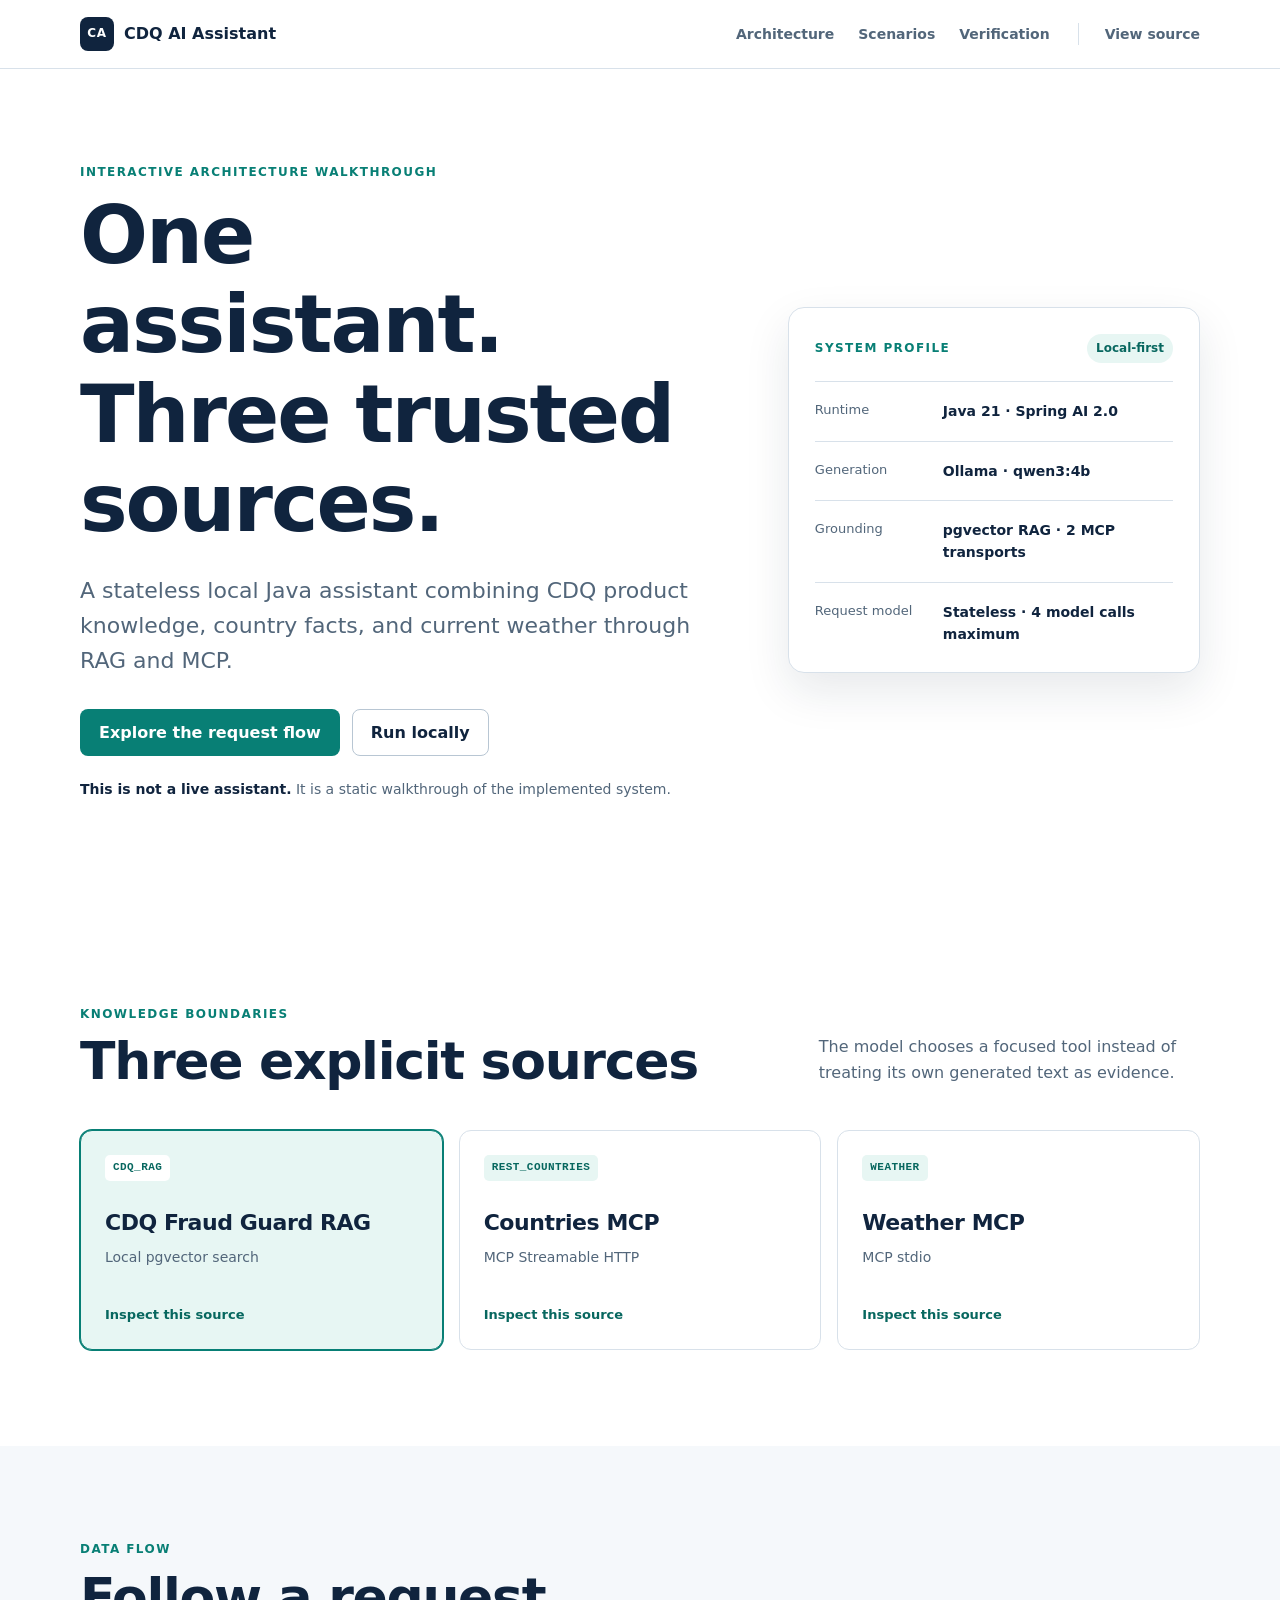
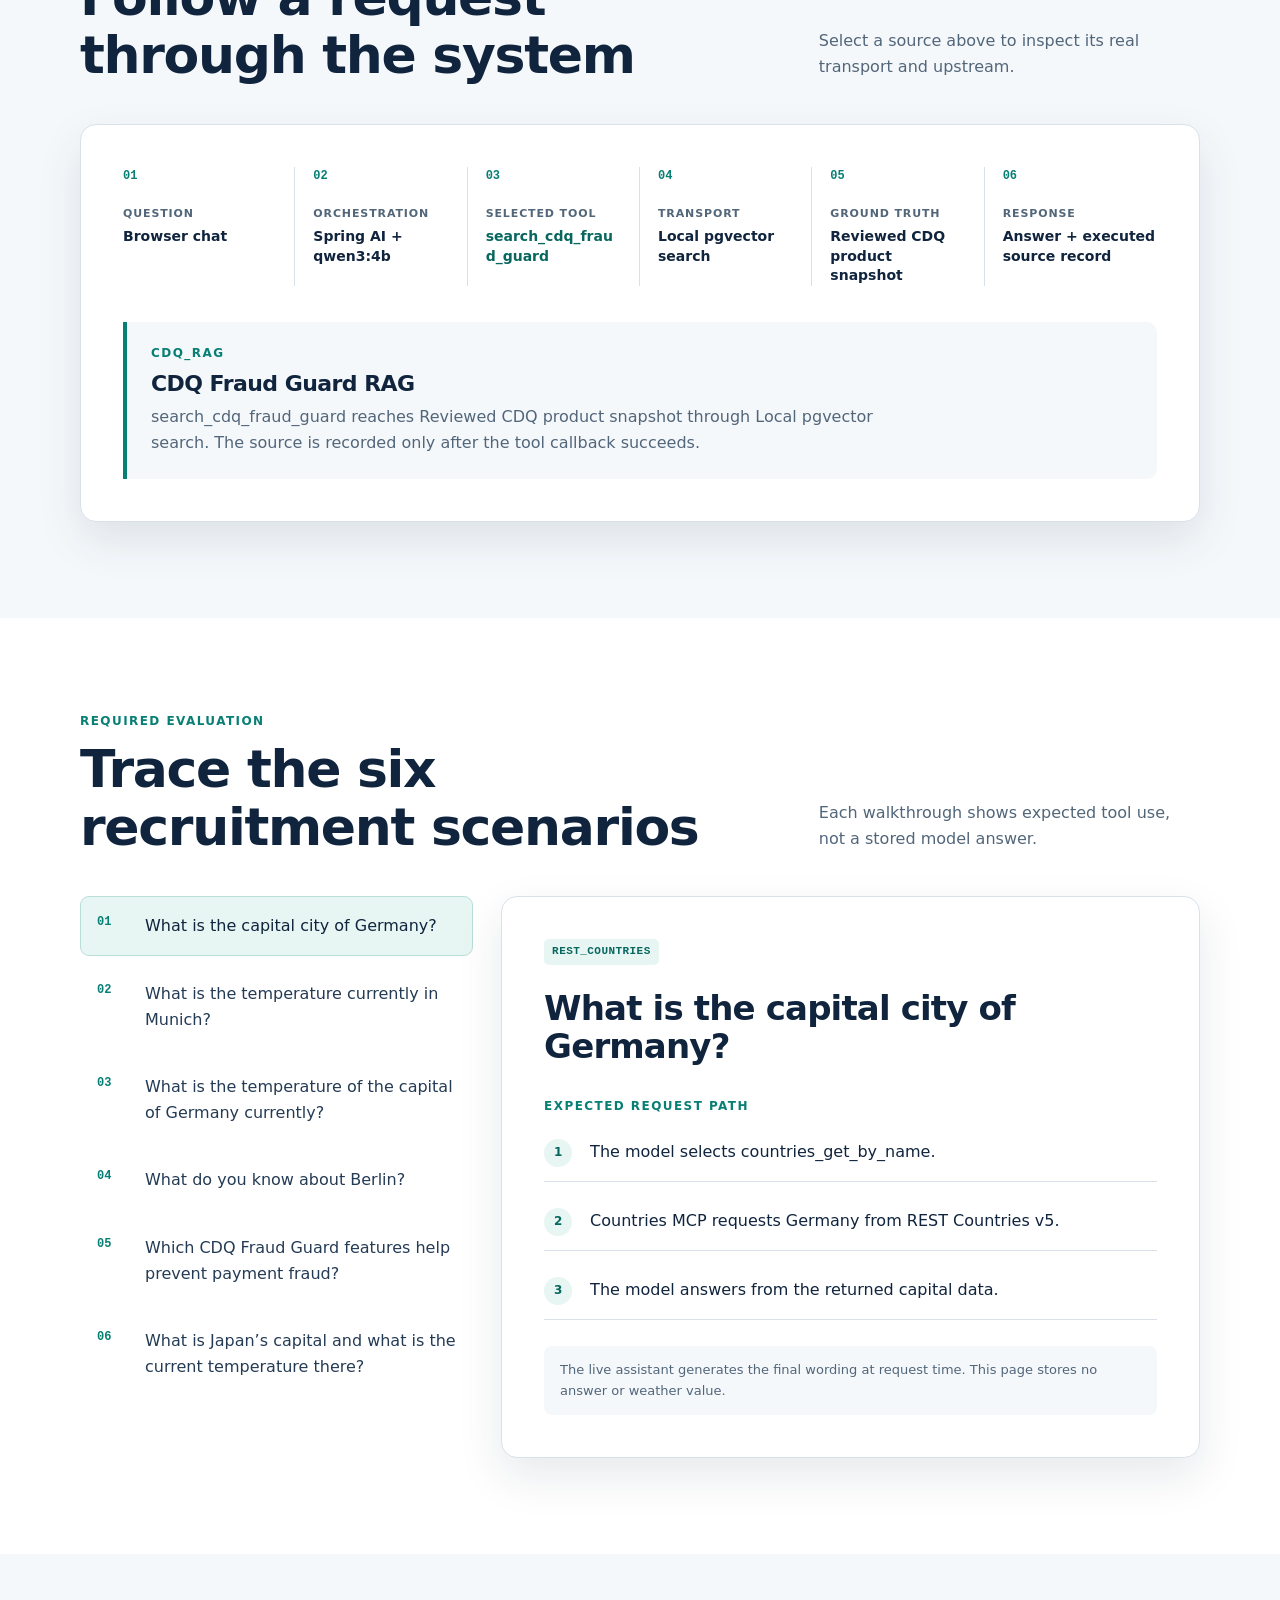
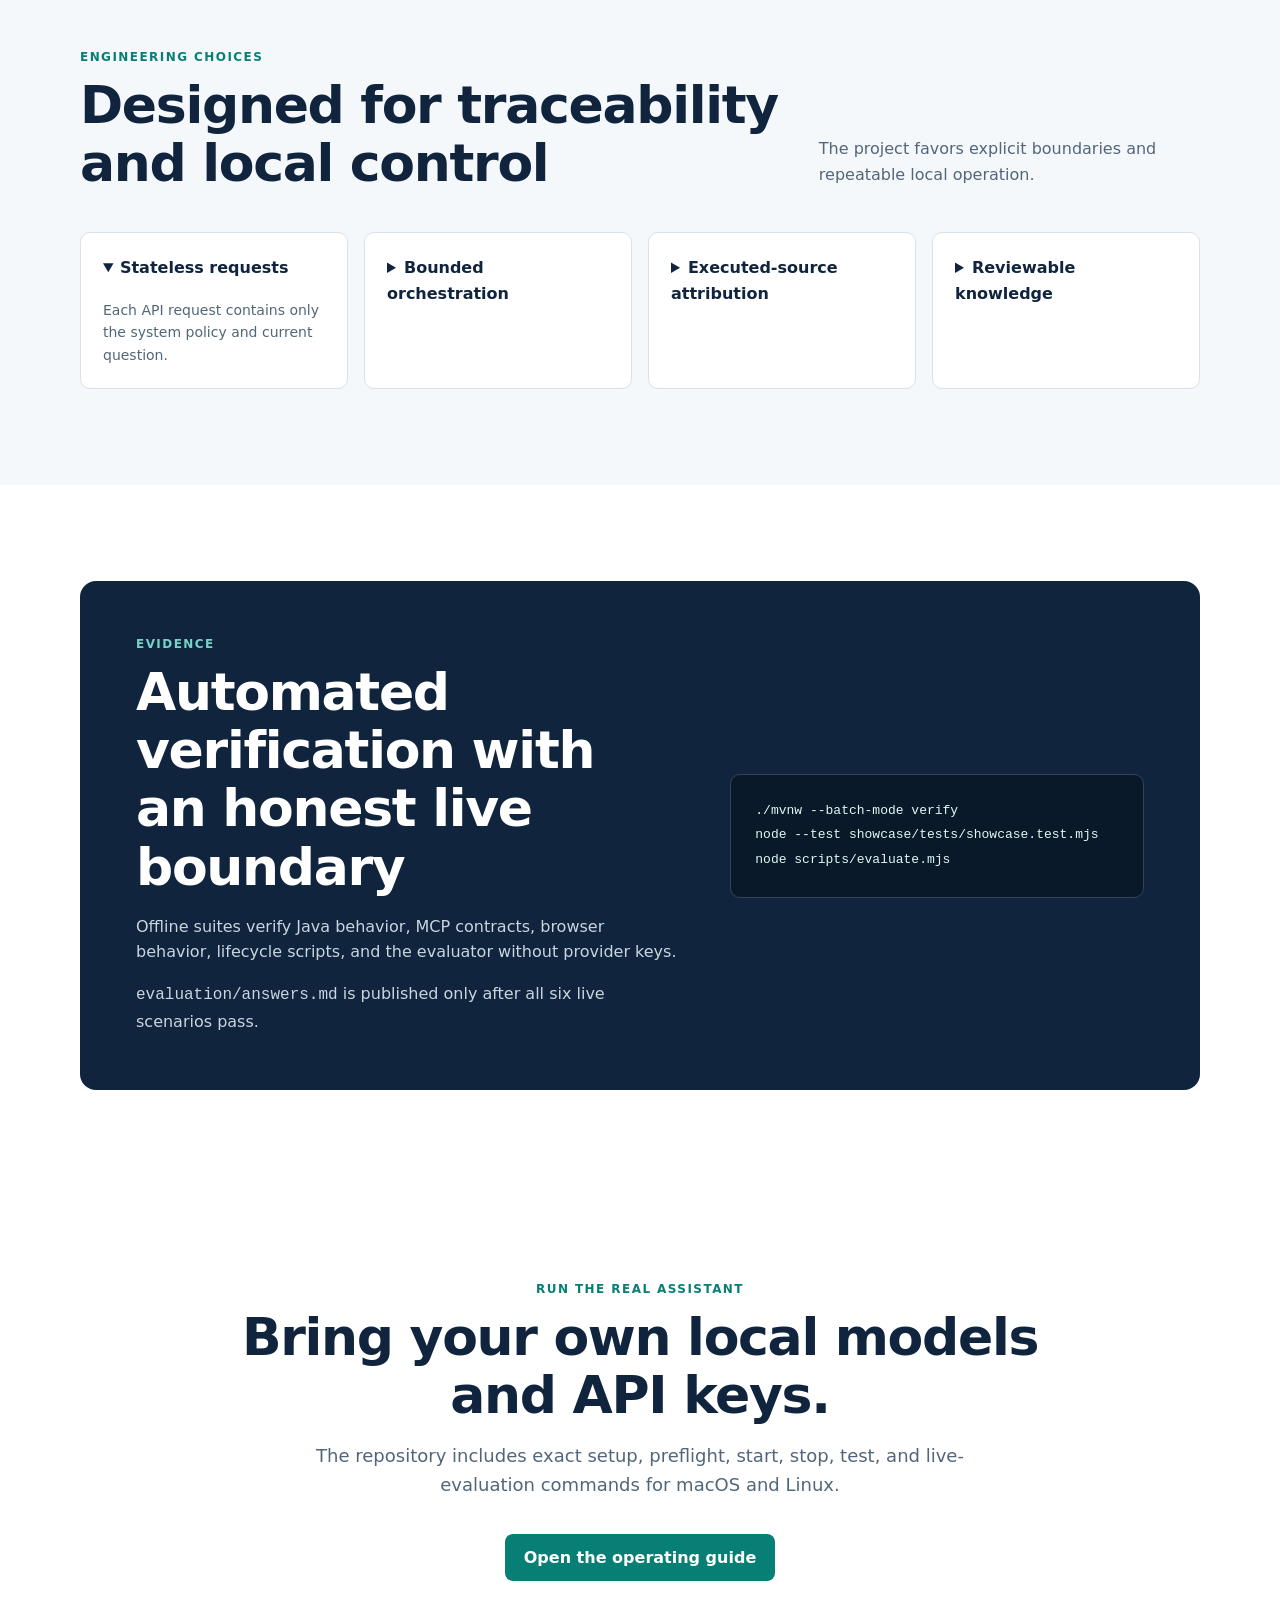
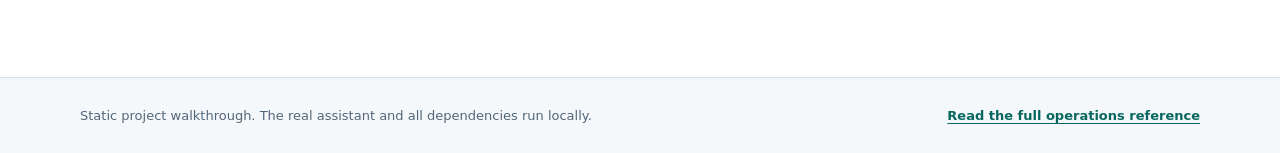
<file: showcase/index.html>
<!doctype html>
<html lang="en">
  <head>
    <meta charset="utf-8">
    <meta name="viewport" content="width=device-width, initial-scale=1">
    <meta
      name="description"
      content="Interactive architecture walkthrough for the CDQ AI Assistant recruitment project."
    >
    <title>CDQ AI Assistant — Architecture Walkthrough</title>
    <link rel="stylesheet" href="./assets/styles.css">
    <script type="module" src="./assets/app.mjs"></script>
  </head>
  <body>
    <a class="skip-link" href="#main">Skip to content</a>

    <header class="site-header">
      <div class="header-inner">
        <a class="brand" href="#top" aria-label="CDQ AI Assistant home">
          <span class="brand-mark" aria-hidden="true">CA</span>
          <span>CDQ AI Assistant</span>
        </a>
        <nav aria-label="Primary navigation">
          <a href="#architecture">Architecture</a>
          <a href="#scenarios">Scenarios</a>
          <a href="#verification">Verification</a>
        </nav>
        <a class="header-link" href="https://github.com/marcin007/cdq-ai-assistant">View source</a>
      </div>
    </header>

    <main id="main">
      <section class="hero shell" id="top" aria-labelledby="hero-title">
        <div class="hero-copy">
          <p class="eyebrow">Interactive architecture walkthrough</p>
          <h1 id="hero-title">One assistant.<br>Three trusted sources.</h1>
          <p class="hero-lead">
            A stateless local Java assistant combining CDQ product knowledge, country facts,
            and current weather through RAG and MCP.
          </p>
          <div class="actions">
            <a class="button primary" href="#architecture">Explore the request flow</a>
            <a
              class="button secondary"
              href="https://github.com/marcin007/cdq-ai-assistant#quick-start"
            >Run locally</a>
          </div>
          <p class="honesty-note">
            <strong>This is not a live assistant.</strong>
            It is a static walkthrough of the implemented system.
          </p>
        </div>

        <aside class="hero-summary" aria-label="Project summary">
          <div class="summary-heading">
            <p class="label">System profile</p>
            <span class="status">Local-first</span>
          </div>
          <dl class="summary-list">
            <div>
              <dt>Runtime</dt>
              <dd>Java 21 · Spring AI 2.0</dd>
            </div>
            <div>
              <dt>Generation</dt>
              <dd>Ollama · qwen3:4b</dd>
            </div>
            <div>
              <dt>Grounding</dt>
              <dd>pgvector RAG · 2 MCP transports</dd>
            </div>
            <div>
              <dt>Request model</dt>
              <dd>Stateless · 4 model calls maximum</dd>
            </div>
          </dl>
        </aside>
      </section>

      <section class="section shell" id="sources" aria-labelledby="sources-title">
        <div class="section-heading">
          <div>
            <p class="eyebrow">Knowledge boundaries</p>
            <h2 id="sources-title">Three explicit sources</h2>
          </div>
          <p>
            The model chooses a focused tool instead of treating its own generated text as
            evidence.
          </p>
        </div>
        <div class="source-grid" data-source-list></div>
      </section>

      <section class="section section-tinted" id="architecture" aria-labelledby="architecture-title">
        <div class="shell">
          <div class="section-heading">
            <div>
              <p class="eyebrow">Data flow</p>
              <h2 id="architecture-title">Follow a request through the system</h2>
            </div>
            <p>Select a source above to inspect its real transport and upstream.</p>
          </div>

          <div class="flow-panel">
            <ol class="flow-track" data-architecture aria-label="Selected request flow"></ol>
            <div class="selection-detail" data-source-detail aria-live="polite"></div>
          </div>
        </div>
      </section>

      <section class="section shell" id="scenarios" aria-labelledby="scenarios-title">
        <div class="section-heading">
          <div>
            <p class="eyebrow">Required evaluation</p>
            <h2 id="scenarios-title">Trace the six recruitment scenarios</h2>
          </div>
          <p>Each walkthrough shows expected tool use, not a stored model answer.</p>
        </div>
        <div class="scenario-layout">
          <div class="scenario-list" data-scenario-list aria-label="Required scenarios"></div>
          <article class="scenario-detail" data-scenario-detail aria-live="polite"></article>
        </div>
      </section>

      <section class="section section-tinted" id="decisions" aria-labelledby="decisions-title">
        <div class="shell">
          <div class="section-heading">
            <div>
              <p class="eyebrow">Engineering choices</p>
              <h2 id="decisions-title">Designed for traceability and local control</h2>
            </div>
            <p>The project favors explicit boundaries and repeatable local operation.</p>
          </div>
          <div class="decision-grid" data-decision-list></div>
        </div>
      </section>

      <section class="section shell" id="verification" aria-labelledby="verification-title">
        <div class="verification-panel">
          <div>
            <p class="eyebrow">Evidence</p>
            <h2 id="verification-title">Automated verification with an honest live boundary</h2>
            <p>
              Offline suites verify Java behavior, MCP contracts, browser behavior, lifecycle
              scripts, and the evaluator without provider keys.
            </p>
            <p class="verification-note">
              <code>evaluation/answers.md</code> is published only after all six live scenarios
              pass.
            </p>
          </div>
          <pre aria-label="Verification commands"><code>./mvnw --batch-mode verify
node --test showcase/tests/showcase.test.mjs
node scripts/evaluate.mjs</code></pre>
        </div>
      </section>

      <section class="section shell final-cta" aria-labelledby="run-title">
        <p class="eyebrow">Run the real assistant</p>
        <h2 id="run-title">Bring your own local models and API keys.</h2>
        <p>
          The repository includes exact setup, preflight, start, stop, test, and live-evaluation
          commands for macOS and Linux.
        </p>
        <a
          class="button primary"
          href="https://github.com/marcin007/cdq-ai-assistant#quick-start"
        >Open the operating guide</a>
      </section>
    </main>

    <footer>
      <div class="shell footer-inner">
        <p>Static project walkthrough. The real assistant and all dependencies run locally.</p>
        <a href="https://github.com/marcin007/cdq-ai-assistant#operations-reference">
          Read the full operations reference
        </a>
      </div>
    </footer>

    <noscript>
      <p class="noscript">Enable JavaScript to explore sources and scenario steps.</p>
    </noscript>
  </body>
</html>
</file>
<file: showcase/assets/styles.css>
:root {
  color-scheme: light;
  --ink: #10243e;
  --ink-soft: #243b55;
  --muted: #52667a;
  --accent: #087f75;
  --accent-deep: #07675f;
  --accent-soft: #e7f6f3;
  --surface: #ffffff;
  --canvas: #f5f8fb;
  --canvas-strong: #edf2f6;
  --border: #d8e1ea;
  --border-strong: #b8c6d3;
  --focus: #0b6bcb;
  --shadow: 0 18px 45px rgba(16, 36, 62, 0.1);
  --shell: min(1120px, calc(100% - 40px));
  font-family:
    Inter, ui-sans-serif, system-ui, -apple-system, BlinkMacSystemFont, "Segoe UI",
    sans-serif;
  font-synthesis: none;
}

* {
  box-sizing: border-box;
}

html {
  scroll-behavior: smooth;
}

body {
  margin: 0;
  color: var(--ink);
  background: var(--surface);
  font-size: 16px;
  line-height: 1.6;
  text-rendering: optimizeLegibility;
}

a {
  color: var(--accent-deep);
  text-underline-offset: 0.2em;
}

button,
a {
  -webkit-tap-highlight-color: transparent;
}

button {
  font: inherit;
}

:focus-visible {
  outline: 3px solid var(--focus);
  outline-offset: 3px;
}

.skip-link {
  position: fixed;
  z-index: 100;
  top: 12px;
  left: 12px;
  padding: 10px 14px;
  color: var(--surface);
  background: var(--ink);
  border-radius: 6px;
  transform: translateY(-160%);
}

.skip-link:focus {
  transform: translateY(0);
}

.shell {
  width: var(--shell);
  margin-inline: auto;
}

.site-header {
  position: sticky;
  z-index: 20;
  top: 0;
  background: rgba(255, 255, 255, 0.96);
  border-bottom: 1px solid var(--border);
  backdrop-filter: blur(14px);
}

.header-inner {
  display: flex;
  width: var(--shell);
  min-height: 68px;
  margin-inline: auto;
  align-items: center;
  gap: 28px;
}

.brand {
  display: inline-flex;
  align-items: center;
  gap: 10px;
  color: var(--ink);
  font-weight: 760;
  text-decoration: none;
  white-space: nowrap;
}

.brand-mark {
  display: inline-grid;
  width: 34px;
  height: 34px;
  place-items: center;
  color: var(--surface);
  background: var(--ink);
  border-radius: 8px;
  font-size: 12px;
  letter-spacing: 0.05em;
}

nav {
  display: flex;
  margin-left: auto;
  gap: 24px;
}

nav a,
.header-link {
  color: var(--muted);
  font-size: 14px;
  font-weight: 650;
  text-decoration: none;
}

nav a:hover,
.header-link:hover {
  color: var(--ink);
}

.header-link {
  padding-left: 26px;
  border-left: 1px solid var(--border);
}

.hero {
  display: grid;
  min-height: 620px;
  grid-template-columns: minmax(0, 1.2fr) minmax(340px, 0.8fr);
  align-items: center;
  gap: clamp(52px, 7vw, 100px);
  padding-block: 96px;
}

.eyebrow,
.label {
  margin: 0 0 10px;
  color: var(--accent);
  font-size: 12px;
  font-weight: 800;
  letter-spacing: 0.12em;
  line-height: 1.3;
  text-transform: uppercase;
}

h1,
h2,
h3,
p {
  margin-top: 0;
}

h1,
h2,
h3 {
  line-height: 1.12;
  letter-spacing: -0.025em;
}

h1 {
  max-width: 750px;
  margin-bottom: 24px;
  font-size: clamp(48px, 7vw, 80px);
  font-weight: 790;
}

h2 {
  margin-bottom: 18px;
  font-size: clamp(34px, 4.3vw, 52px);
  font-weight: 760;
}

h3 {
  font-size: 22px;
}

.hero-lead {
  max-width: 640px;
  margin-bottom: 30px;
  color: var(--muted);
  font-size: clamp(18px, 2.2vw, 22px);
}

.actions {
  display: flex;
  flex-wrap: wrap;
  gap: 12px;
}

.button {
  display: inline-flex;
  min-height: 46px;
  align-items: center;
  justify-content: center;
  padding: 10px 18px;
  border: 1px solid transparent;
  border-radius: 8px;
  font-weight: 720;
  text-decoration: none;
}

.button.primary {
  color: var(--surface);
  background: var(--accent);
}

.button.primary:hover {
  background: var(--accent-deep);
}

.button.secondary {
  color: var(--ink);
  background: var(--surface);
  border-color: var(--border-strong);
}

.button.secondary:hover {
  background: var(--canvas);
}

.honesty-note {
  margin-top: 22px;
  color: var(--muted);
  font-size: 14px;
}

.honesty-note strong {
  color: var(--ink);
}

.hero-summary {
  padding: 26px;
  background: var(--surface);
  border: 1px solid var(--border);
  border-radius: 16px;
  box-shadow: var(--shadow);
}

.summary-heading {
  display: flex;
  align-items: center;
  justify-content: space-between;
  padding-bottom: 18px;
  border-bottom: 1px solid var(--border);
}

.summary-heading .label {
  margin: 0;
}

.status {
  padding: 5px 9px;
  color: var(--accent-deep);
  background: var(--accent-soft);
  border-radius: 999px;
  font-size: 12px;
  font-weight: 750;
}

.summary-list {
  margin: 0;
}

.summary-list div {
  display: grid;
  grid-template-columns: 110px 1fr;
  gap: 18px;
  padding-block: 18px;
  border-bottom: 1px solid var(--border);
}

.summary-list div:last-child {
  padding-bottom: 0;
  border-bottom: 0;
}

.summary-list dt {
  color: var(--muted);
  font-size: 13px;
}

.summary-list dd {
  margin: 0;
  font-size: 14px;
  font-weight: 700;
}

.section {
  padding-block: 96px;
  scroll-margin-top: 68px;
}

.section-tinted {
  background: var(--canvas);
}

.section-heading {
  display: grid;
  grid-template-columns: minmax(0, 1.1fr) minmax(280px, 0.6fr);
  gap: 40px;
  align-items: end;
  margin-bottom: 40px;
}

.section-heading h2 {
  max-width: 700px;
  margin-bottom: 0;
}

.section-heading > p {
  max-width: 460px;
  margin-bottom: 5px;
  color: var(--muted);
}

.source-grid,
.decision-grid {
  display: grid;
  grid-template-columns: repeat(3, minmax(0, 1fr));
  gap: 16px;
}

.source-card {
  display: flex;
  min-height: 220px;
  flex-direction: column;
  align-items: flex-start;
  padding: 24px;
  color: var(--ink);
  text-align: left;
  background: var(--surface);
  border: 1px solid var(--border);
  border-radius: 12px;
  cursor: pointer;
  transition:
    border-color 160ms ease,
    box-shadow 160ms ease,
    transform 160ms ease;
}

.source-card:hover {
  border-color: var(--border-strong);
  box-shadow: 0 10px 24px rgba(16, 36, 62, 0.08);
  transform: translateY(-2px);
}

.source-card.is-selected {
  background: var(--accent-soft);
  border-color: var(--accent);
  box-shadow: 0 0 0 1px var(--accent);
}

.source-kind,
.source-badge {
  display: inline-flex;
  padding: 4px 8px;
  color: var(--accent-deep);
  background: var(--accent-soft);
  border-radius: 5px;
  font-family: ui-monospace, SFMono-Regular, Menlo, Consolas, monospace;
  font-size: 11px;
  font-weight: 750;
  letter-spacing: 0.04em;
}

.source-card.is-selected .source-kind {
  background: var(--surface);
}

.source-title {
  margin-top: 24px;
  font-size: 22px;
  font-weight: 760;
  letter-spacing: -0.02em;
}

.source-transport {
  margin-top: 6px;
  color: var(--muted);
  font-size: 14px;
}

.source-action {
  margin-top: auto;
  padding-top: 24px;
  color: var(--accent-deep);
  font-size: 13px;
  font-weight: 750;
}

.flow-panel {
  padding: clamp(24px, 4vw, 42px);
  background: var(--surface);
  border: 1px solid var(--border);
  border-radius: 16px;
  box-shadow: var(--shadow);
}

.flow-track {
  display: grid;
  margin: 0;
  padding: 0;
  grid-template-columns: repeat(6, minmax(0, 1fr));
  list-style: none;
}

.flow-step {
  position: relative;
  min-width: 0;
  padding: 0 18px;
  border-right: 1px solid var(--border);
}

.flow-step:first-child {
  padding-left: 0;
}

.flow-step:last-child {
  padding-right: 0;
  border-right: 0;
}

.flow-step-accent strong {
  color: var(--accent-deep);
}

.flow-index {
  display: block;
  margin-bottom: 18px;
  color: var(--accent);
  font-family: ui-monospace, SFMono-Regular, Menlo, Consolas, monospace;
  font-size: 12px;
  font-weight: 800;
}

.flow-copy {
  display: block;
}

.flow-label {
  display: block;
  margin-bottom: 5px;
  color: var(--muted);
  font-size: 11px;
  font-weight: 750;
  letter-spacing: 0.08em;
  text-transform: uppercase;
}

.flow-copy strong {
  display: block;
  overflow-wrap: anywhere;
  font-size: 14px;
  line-height: 1.4;
}

.selection-detail {
  margin-top: 36px;
  padding: 24px;
  background: var(--canvas);
  border-left: 4px solid var(--accent);
  border-radius: 0 10px 10px 0;
}

.selection-detail h3 {
  margin-bottom: 8px;
}

.selection-detail p:last-child {
  max-width: 760px;
  margin-bottom: 0;
  color: var(--muted);
}

.scenario-layout {
  display: grid;
  grid-template-columns: minmax(280px, 0.72fr) minmax(0, 1.28fr);
  gap: 28px;
  align-items: start;
}

.scenario-list {
  display: grid;
  gap: 8px;
}

.scenario-button {
  display: grid;
  width: 100%;
  grid-template-columns: 36px 1fr;
  align-items: start;
  gap: 12px;
  padding: 16px;
  color: var(--ink-soft);
  text-align: left;
  background: transparent;
  border: 1px solid transparent;
  border-radius: 9px;
  cursor: pointer;
}

.scenario-button:hover {
  background: var(--canvas);
}

.scenario-button.is-selected {
  color: var(--ink);
  background: var(--accent-soft);
  border-color: #b9ded8;
}

.scenario-number {
  color: var(--accent);
  font-family: ui-monospace, SFMono-Regular, Menlo, Consolas, monospace;
  font-size: 12px;
  font-weight: 800;
}

.scenario-detail {
  min-height: 460px;
  padding: clamp(24px, 4vw, 42px);
  background: var(--surface);
  border: 1px solid var(--border);
  border-radius: 16px;
  box-shadow: var(--shadow);
}

.source-badges {
  display: flex;
  flex-wrap: wrap;
  gap: 7px;
  margin-bottom: 24px;
}

.scenario-detail h3 {
  max-width: 700px;
  margin-bottom: 34px;
  font-size: clamp(25px, 3vw, 34px);
}

.scenario-steps {
  display: grid;
  margin: 0;
  padding: 0;
  gap: 12px;
  list-style: none;
}

.scenario-steps li {
  display: grid;
  grid-template-columns: 34px 1fr;
  align-items: start;
  gap: 12px;
  padding: 14px 0;
  border-bottom: 1px solid var(--border);
}

.step-number {
  display: grid;
  width: 28px;
  height: 28px;
  place-items: center;
  color: var(--accent-deep);
  background: var(--accent-soft);
  border-radius: 50%;
  font-size: 12px;
  font-weight: 800;
}

.static-note {
  margin: 26px 0 0;
  padding: 14px 16px;
  color: var(--muted);
  background: var(--canvas);
  border-radius: 8px;
  font-size: 13px;
}

.decision-grid {
  grid-template-columns: repeat(4, minmax(0, 1fr));
}

.decision-card {
  padding: 22px;
  background: var(--surface);
  border: 1px solid var(--border);
  border-radius: 10px;
}

.decision-card summary {
  color: var(--ink);
  font-weight: 760;
  cursor: pointer;
}

.decision-card p {
  margin: 18px 0 0;
  color: var(--muted);
  font-size: 14px;
}

.verification-panel {
  display: grid;
  grid-template-columns: minmax(0, 1fr) minmax(350px, 0.76fr);
  gap: 50px;
  align-items: center;
  padding: clamp(28px, 5vw, 56px);
  color: var(--surface);
  background: var(--ink);
  border-radius: 16px;
}

.verification-panel .eyebrow {
  color: #74d4c8;
}

.verification-panel h2 {
  max-width: 720px;
}

.verification-panel p {
  color: #c9d5df;
}

.verification-panel code {
  font-family: ui-monospace, SFMono-Regular, Menlo, Consolas, monospace;
}

.verification-panel pre {
  margin: 0;
  padding: 24px;
  overflow-x: auto;
  color: #dff8f4;
  background: #0a192a;
  border: 1px solid #30445b;
  border-radius: 10px;
  font-size: 13px;
  line-height: 1.9;
}

.verification-note {
  margin-bottom: 0;
}

.final-cta {
  max-width: 820px;
  text-align: center;
}

.final-cta p:not(.eyebrow) {
  max-width: 660px;
  margin-inline: auto;
  color: var(--muted);
  font-size: 18px;
}

.final-cta .button {
  margin-top: 16px;
}

footer {
  padding-block: 28px;
  background: var(--canvas);
  border-top: 1px solid var(--border);
}

.footer-inner {
  display: flex;
  align-items: center;
  justify-content: space-between;
  gap: 30px;
}

.footer-inner p {
  margin: 0;
  color: var(--muted);
  font-size: 13px;
}

.footer-inner a {
  font-size: 13px;
  font-weight: 700;
}

.noscript {
  position: fixed;
  right: 16px;
  bottom: 16px;
  z-index: 30;
  padding: 12px 16px;
  color: var(--surface);
  background: var(--ink);
  border-radius: 8px;
}

@media (max-width: 960px) {
  .hero {
    min-height: auto;
    grid-template-columns: 1fr;
    gap: 48px;
    padding-block: 78px;
  }

  .hero-summary {
    max-width: 680px;
  }

  .flow-track {
    grid-template-columns: repeat(3, 1fr);
    row-gap: 30px;
  }

  .flow-step:nth-child(3) {
    padding-right: 0;
    border-right: 0;
  }

  .flow-step:nth-child(4) {
    padding-left: 0;
  }

  .decision-grid {
    grid-template-columns: repeat(2, 1fr);
  }
}

@media (max-width: 820px) {
  .header-inner {
    min-height: 62px;
  }

  nav {
    display: none;
  }

  .header-link {
    margin-left: auto;
  }

  .section,
  .hero {
    padding-block: 72px;
  }

  .section-heading,
  .scenario-layout,
  .verification-panel {
    grid-template-columns: 1fr;
  }

  .section-heading {
    gap: 16px;
  }

  .source-grid {
    grid-template-columns: 1fr;
  }

  .source-card {
    min-height: 190px;
  }

  .scenario-detail {
    min-height: 0;
  }
}

@media (max-width: 560px) {
  :root {
    --shell: min(100% - 28px, 1120px);
  }

  .brand span:last-child {
    display: none;
  }

  .header-link {
    padding-left: 0;
    border-left: 0;
  }

  h1 {
    font-size: clamp(43px, 14vw, 62px);
  }

  .actions {
    display: grid;
  }

  .button {
    width: 100%;
  }

  .summary-list div {
    grid-template-columns: 1fr;
    gap: 4px;
  }

  .flow-track,
  .decision-grid {
    grid-template-columns: 1fr;
  }

  .flow-step,
  .flow-step:first-child,
  .flow-step:nth-child(4),
  .flow-step:last-child {
    display: grid;
    grid-template-columns: 34px 1fr;
    gap: 10px;
    padding: 14px 0;
    border-right: 0;
    border-bottom: 1px solid var(--border);
  }

  .flow-step:last-child {
    border-bottom: 0;
  }

  .flow-index {
    margin: 2px 0 0;
  }

  .footer-inner {
    align-items: flex-start;
    flex-direction: column;
    gap: 12px;
  }
}

@media (prefers-reduced-motion: reduce) {
  html {
    scroll-behavior: auto;
  }

  *,
  *::before,
  *::after {
    scroll-behavior: auto !important;
    transition-duration: 0.01ms !important;
    animation-duration: 0.01ms !important;
    animation-iteration-count: 1 !important;
  }
}
</file>
